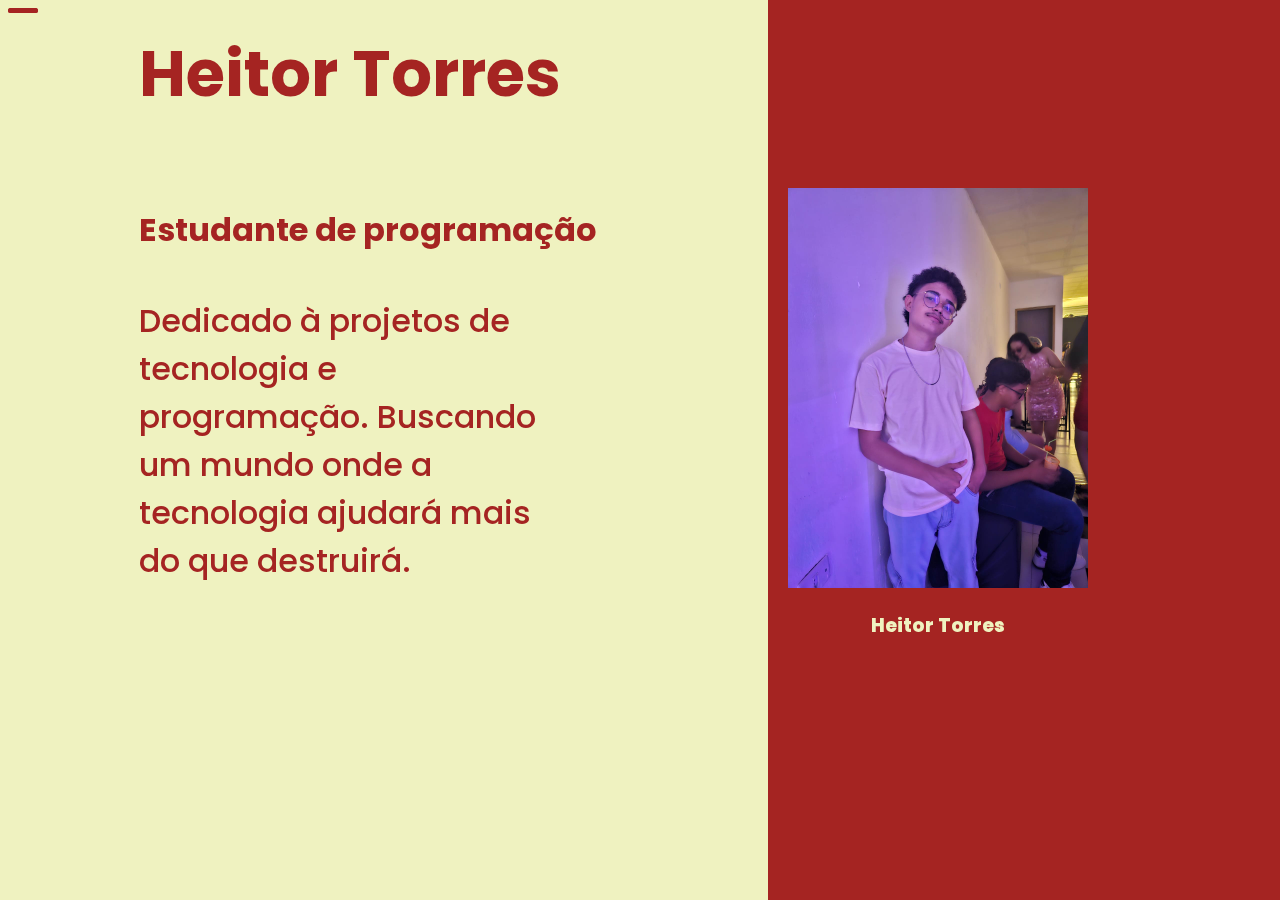
<file: index.html>
<!DOCTYPE html>
<html lang="en">
<head>
    <link rel="stylesheet" href="https://fonts.googleapis.com/css2?family=Material+Symbols+Outlined:opsz,wght,FILL,GRAD@20..48,100..700,0..1,-50..200&icon_names=menu" />
    
    <meta charset="UTF-8">
    <meta name="viewport" content="width=device-width, initial-scale=1.0">
    <title>Document</title>
    <link rel="stylesheet" href="style/estilo.css">
    <link href="https://fonts.googleapis.com/icon?family=Material+Icons"
      rel="stylesheet">
    <style>
        @import url('https://fonts.googleapis.com/css2?family=Poppins:ital,wght@0,100;0,200;0,300;0,400;0,500;0,600;0,700;0,800;0,900;1,100;1,200;1,300;1,400;1,500;1,600;1,700;1,800;1,900&display=swap');
    </style>

</head>
<body class="home-body">
    <div id="div-menu" onclick="mostrarmenu()">
        <span id="menu-cima" class="menu2" ></span>
        <span id="menu-baixo" class="menu2" ></span>

    </div>
    <div class="elementos-topo">
        <section>
        <div class="texto">

            <div class="titulo"><h1> Heitor Torres </h1></div>
            <h4>Estudante de programação</h4>
         
            <p> Dedicado à projetos de tecnologia e programação. Buscando um mundo onde a tecnologia ajudará mais do que destruirá.</p>
        </div>
    </section>
    <section>
        <div class="rosto">
            <img  class="imagem"width="300px" src="img/heitor.jfif">
            <h3 id="nome"> Heitor Torres</h3>




        </div>
    </section>
       
        <section>
        <div class="abas" id="abas">
            <span id="aba" class="aba">
                <a width="30px" href="index.html" class="material-icons">home</a>
               

            </span>
           

            <span id="aba" class="aba">
                <a width="30px" href="sobre.html" class="material-icons">account_circle</a>

            

            </span>
            

            <span id="aba" class="aba">
                <a width="30px" href="portifolio.html" class="material-icons">dashboard</a>

            </span>

            <span id="aba" class="aba">
                <a href="contato.html" width="30px" class="material-icons">contact_support</a>

            </span>
            

            

        </div>
    </section>
        
    </div>


    



</body>
<script src="script/script.js">

</script>
</html>
</file>
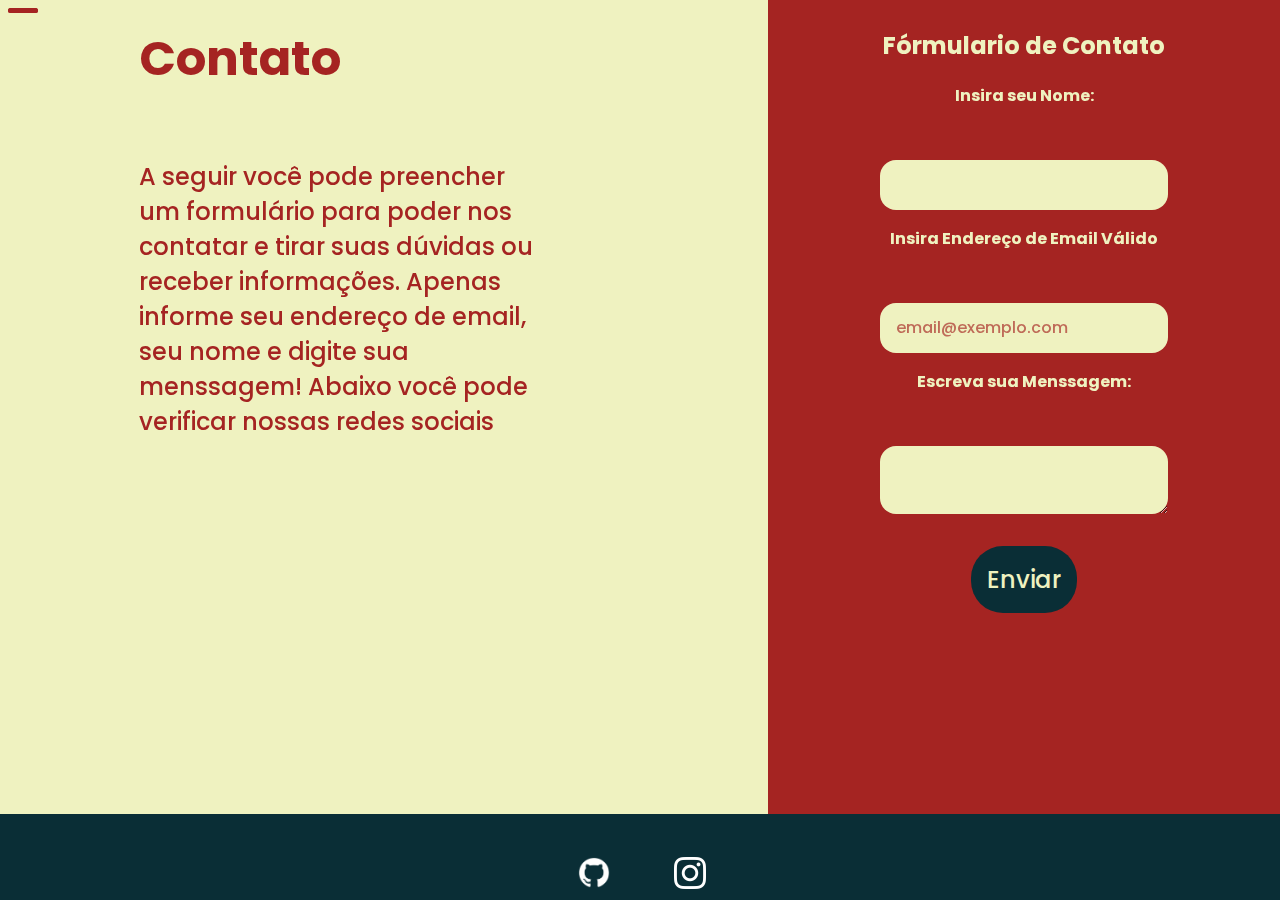
<file: contato.html>
<!DOCTYPE html>
<html lang="en">
<head>
    <link rel="stylesheet" href="https://fonts.googleapis.com/css2?family=Material+Symbols+Outlined:opsz,wght,FILL,GRAD@20..48,100..700,0..1,-50..200&icon_names=menu" />
    
    <meta charset="UTF-8">
    <meta name="viewport" content="width=device-width, initial-scale=1.0">
    <title>Document</title>
    <link rel="stylesheet" href="style/estilo.css">
    <link href="https://fonts.googleapis.com/icon?family=Material+Icons"
      rel="stylesheet">
    <style>
        @import url('https://fonts.googleapis.com/css2?family=Poppins:ital,wght@0,100;0,200;0,300;0,400;0,500;0,600;0,700;0,800;0,900;1,100;1,200;1,300;1,400;1,500;1,600;1,700;1,800;1,900&display=swap');
    </style>

    
</head>

<body class="home-body">
    

    <form onsubmit="handleSubmit(event)">
    <script src="script/menssagem.js"></script>
    
    
        
    </div>
    <div class="area-email">
       

       
        <h2 class="titulo-form">Fórmulario de Contato</h2>

        <label class="label-email" for="nomeEmail">Insira seu Nome:</label><br><br>
        <input id="nomeEmail" class="input-email">


        <label class="label-email" for="enderecoEmail">Insira Endereço de Email Válido</label><br><br>
        <input placeholder="email@exemplo.com" id="enderecoEmail" class="input-email">


        <label class="label-email" for="menssagemEmail">Escreva sua Menssagem:</label><br><br>
        <textarea id="menssagemEmail" class="input-email"></textarea>

        <button id="enviar-email" type="submit" class="btn-quiz">Enviar</button>

        
    </div>

<footer>
   <div class="pezin">
    <a href="https://github.com/switchblade-jpeg" class="redes"> <img class="icone-redes" src="img/github.png"> </a>
    <a href="https://www.instagram.com/heitorpeixes" class="redes"> <img class="icone-redes" src="img/instagram-white-icon.png"> </a>
 


   </div>

   <div id="div-menu" onclick="mostrarmenu()">
    <span id="menu-cima" class="menu2" ></span>
    <span id="menu-baixo" class="menu2" ></span>

</div>


    
    
</footer>

<div class="texto">
    <div class="titulo"><h2> Contato</h2></div>
 
    <p id="texto-comunicacao"class="texto-comunicacao"> A seguir você pode preencher um formulário para poder nos contatar e tirar suas dúvidas ou receber informações. Apenas informe seu endereço de email, seu nome e digite sua menssagem!
        Abaixo você pode verificar nossas redes sociais
    </p>
</div>

    
</form>
<div class="elementos-topo">
    
   
    
    <div class="abas" id="abas">
        <span id="aba" class="aba">
            <a width="30px" href="index.html" class="material-icons">home</a>
           

        </span>
       

        <span id="aba" class="aba">
            <a width="30px" href="sobre.html" class="material-icons">account_circle</a>

        

        </span>
        

        <span id="aba" class="aba">
            <a width="30px" href="portifolio.html" class="material-icons">dashboard</a>

        </span>

        <span id="aba" class="aba">
            <a href="contato.html" width="30px" class="material-icons">contact_support</a>

        </span>
        

        

    </div>
<script src="script/script.js"></script>

</body>
</html>
</file>
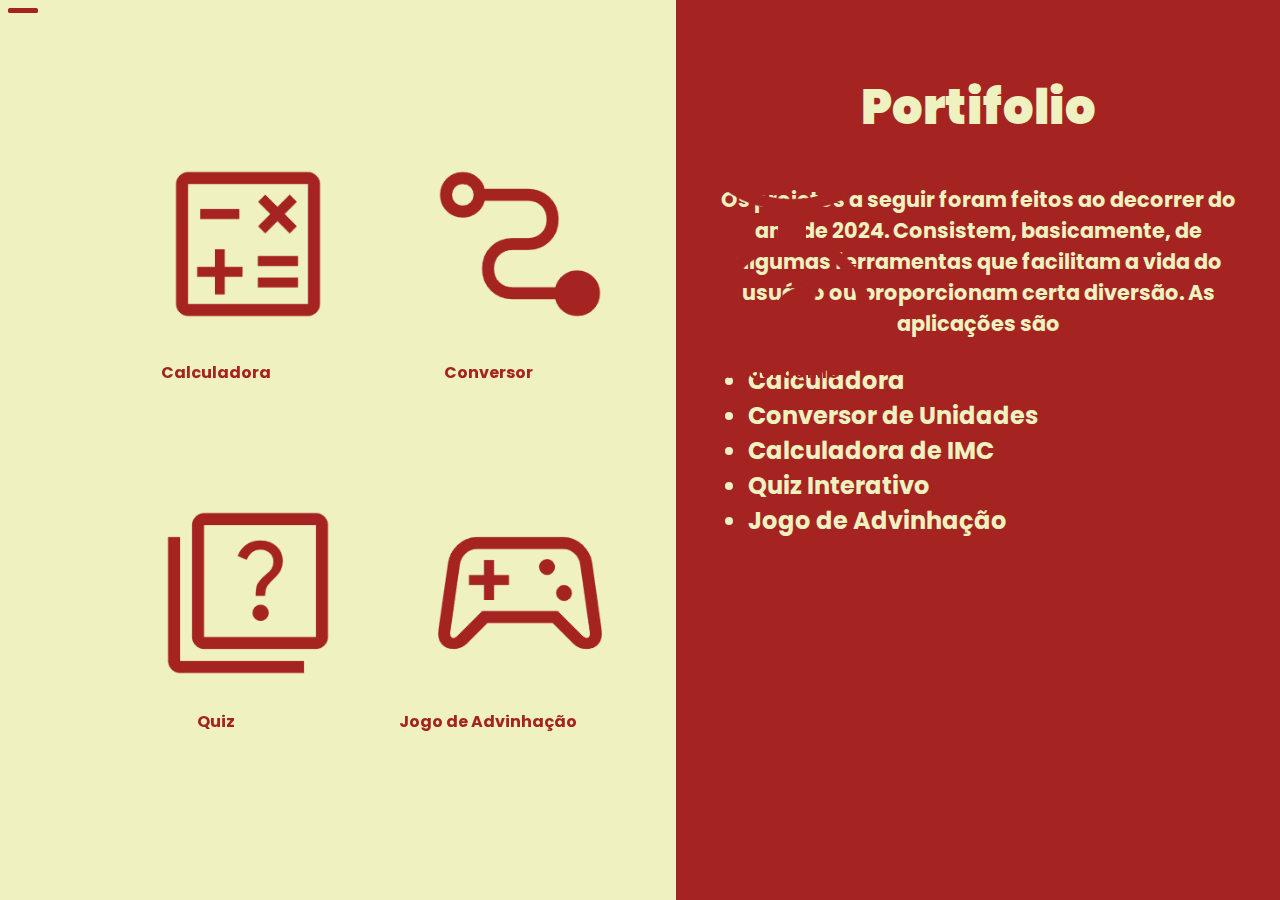
<file: portifolio.html>
<!DOCTYPE html>
<html lang="en">
<head>
    <meta charset="UTF-8">
    <meta name="viewport" content="width=device-width, initial-scale=1.0">
    <title>Document</title>
    <link rel="stylesheet" href="style/estilo.css">
    <link href="https://fonts.googleapis.com/icon?family=Material+Icons"
      rel="stylesheet">
    <style>
        @import url('https://fonts.googleapis.com/css2?family=Poppins:ital,wght@0,100;0,200;0,300;0,400;0,500;0,600;0,700;0,800;0,900;1,100;1,200;1,300;1,400;1,500;1,600;1,700;1,800;1,900&display=swap');
    </style>
</head>
<body>
    
       
        
        <div class="elementos-topo">
            <div id="div-menu" class="pag-alt-menu" onclick="mostrarmenu()">
                <span id="menu-cima" class="menu2" ></span>
                <span id="menu-baixo" class="menu2" ></span>
            
                <div class="abas" id="abas">
                    <span id="aba" class="aba">
                        <a width="30px" href="index.html" class="material-icons">home</a>
                       
        
                    </span>
                   
        
                    <span id="aba" class="aba">
                        <a width="30px" href="sobre.html" class="material-icons">account_circle</a>
        
                    
        
                    </span>
                    
        
                    <span id="aba" class="aba">
                        <a width="30px" href="portifolio.html" class="material-icons">dashboard</a>
        
                    </span>
        
                    <span id="aba" class="aba">
                        <a href="contato.html" width="30px" class="material-icons">contact_support</a>
        
                    </span>
                    
        
                    
        
                </div>
        
            </div>
            <div class="texto">
                
            </div>
            <div class="div-port">
                
            <div class="selecao">
              
            <div class="icon-port">
                <a href="aplic/calculadora.html"><img src="img/calculadora.png"class="icon-port"></a>
                <p class="titulos-aplic"> Calculadora</p>
            </div>
                    

            <div class="icon-port">
                <a href="aplic/conversor.html"><img src="img/conversor.png"class="icon-port"></a>
                <p class="titulos-aplic"> Conversor</p>
            </div>
                    

            <div class="icon-port">
                <a href="aplic/imc.html"><img src="img/imc.png"class="icon-port"></a>
                <p class="titulos-aplic"> Calculador de IMC</p>
            </div>
                    

            <div class="icon-port">
                <a href="aplic/quiz.html"><img src="img/quiz.png"class="icon-port"></a>
                <p class="titulos-aplic"> Quiz</p>
            </div>


            <div class="icon-port">
                <a href="aplic/jogo.html"><img src="img/controle.png"class="icon-port"></a>
                <p class="titulos-aplic"> Jogo de Advinhação</p>
            </div>    

           
                
               
                

                
            </div>
            </div>
            <div class="div-preto">
                <h2 class="titulo-port"> Portifolio</h2>
                <h4 class="subtitulo-port">Projetos Durante o Ano</h4>
                <p class="texto-port"> Os projetos a seguir foram feitos ao decorrer do ano de 2024. Consistem, basicamente, de algumas ferramentas que facilitam a vida do usuário ou proporcionam certa diversão. As aplicações são</p>
                <ul class="lista-port">
                    <li>Calculadora</li>
                    <li>Conversor de Unidades</li>
                    <li>Calculadora de IMC</li>
                    <li>Quiz Interativo</li>
                    <li>Jogo de Advinhação</li>
                </ul>  
                  
            </div>
           
            
           
            
        </div>       
       
        
    </div>
    
</body>
<script src="script/script.js"></script>
</html>
</file>
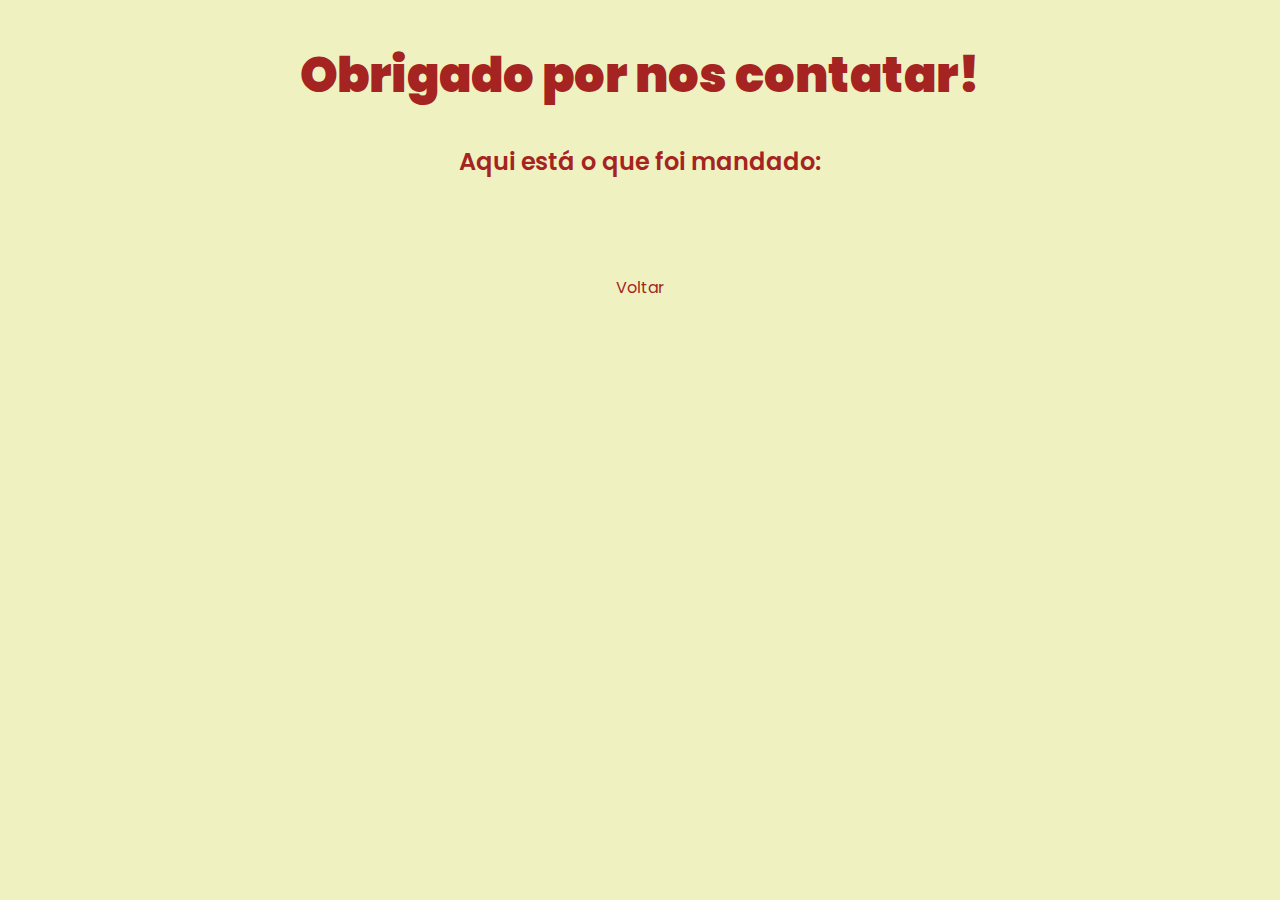
<file: recebido.html>
<!DOCTYPE html>
<html lang="en">
<head>
    <link rel="stylesheet" href="https://fonts.googleapis.com/css2?family=Material+Symbols+Outlined:opsz,wght,FILL,GRAD@20..48,100..700,0..1,-50..200&icon_names=menu" />
    
    <meta charset="UTF-8">
    <meta name="viewport" content="width=device-width, initial-scale=1.0">
    <title>Document</title>
    <link rel="stylesheet" href="style/estilo.css">
    <link href="https://fonts.googleapis.com/icon?family=Material+Icons"
      rel="stylesheet">
    <style>
        @import url('https://fonts.googleapis.com/css2?family=Poppins:ital,wght@0,100;0,200;0,300;0,400;0,500;0,600;0,700;0,800;0,900;1,100;1,200;1,300;1,400;1,500;1,600;1,700;1,800;1,900&display=swap');
    </style>

</head>
<body>
    <center>
        
    <div class="area-informacoes"></div>
    <h1 class="titulo-recebido">Obrigado por nos contatar!</h1>
    <h3 class="subtitulo-recebido">Aqui está o que foi mandado:</h4>
    <h4 class="informacoes-recebidas" id="nomes"></h1>
    <h4 class="informacoes-recebidas" id="email"></h4>
    <h4 class="informacoes-recebidas" id="menssagem"></h4>

    <br>
    <br>
    <br>
    <br>
    
    <a id="voltar-recebido" href="index.html">Voltar</a>
    </center>
    <script src="script/recebido.js"></script>
</body>
</html>
</file>
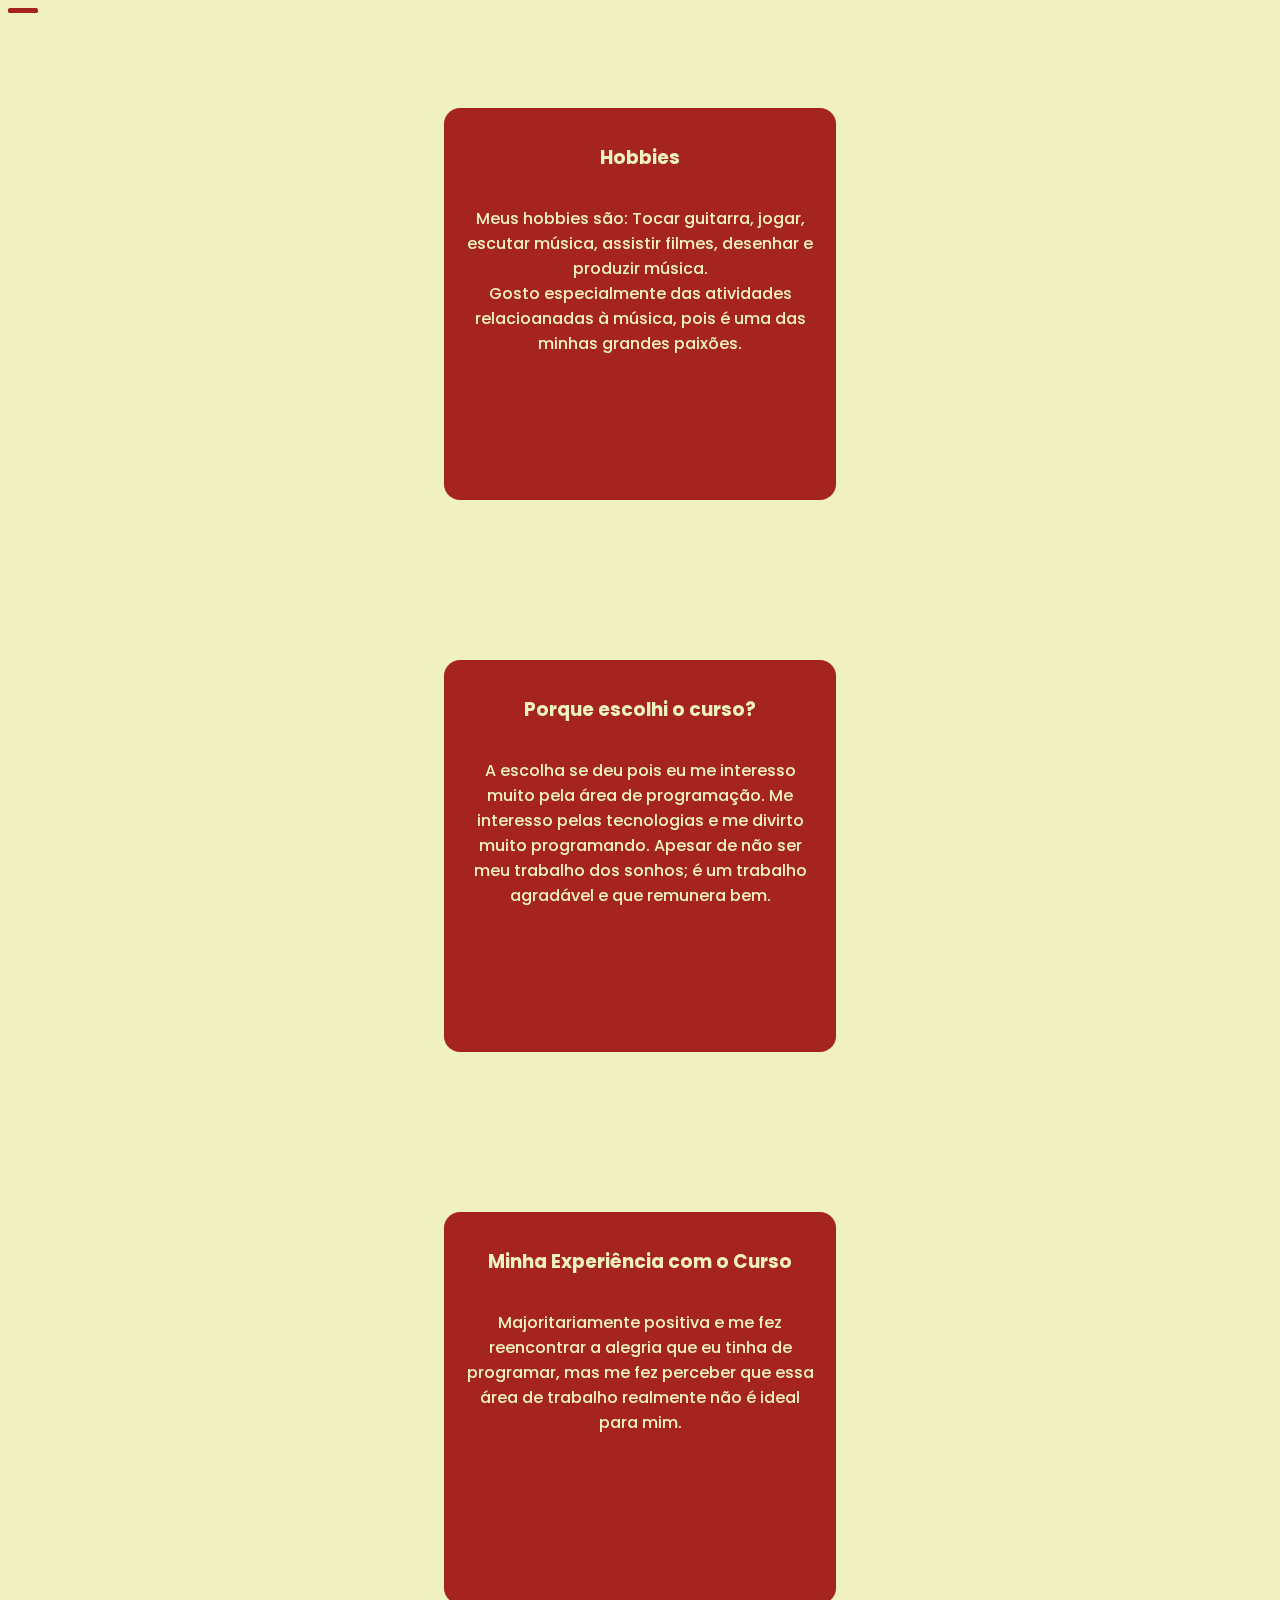
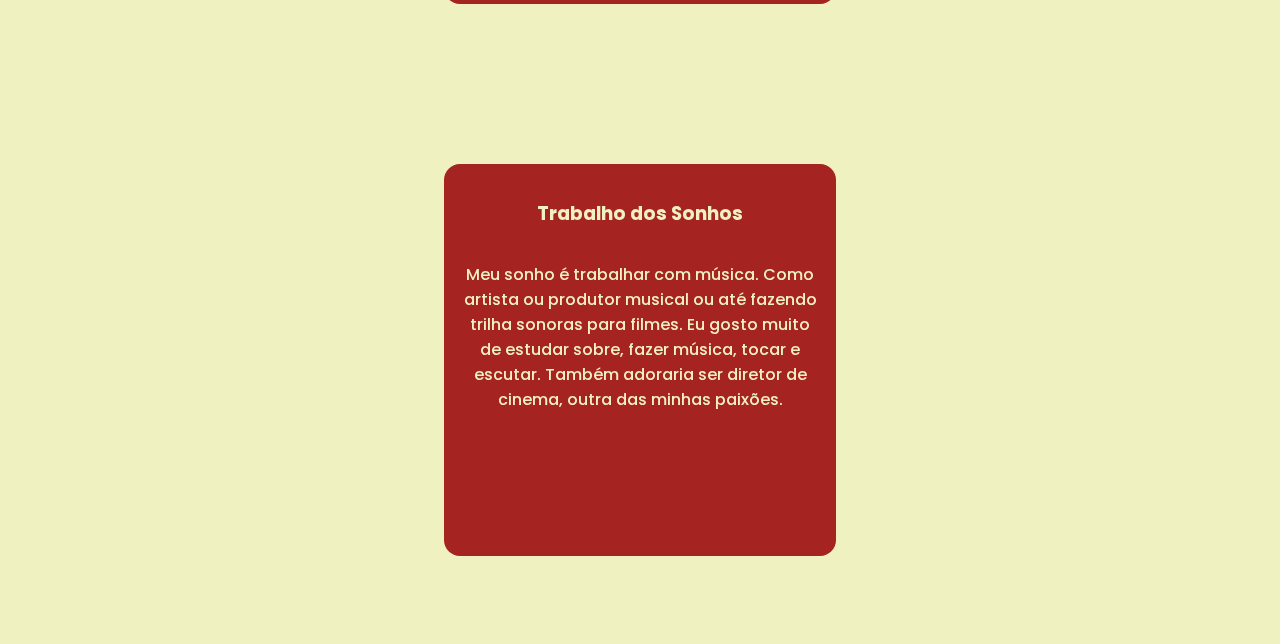
<file: sobre.html>
<!DOCTYPE html>
<html lang="en">
<head>
    <link rel="stylesheet" href="https://fonts.googleapis.com/css2?family=Material+Symbols+Outlined:opsz,wght,FILL,GRAD@20..48,100..700,0..1,-50..200&icon_names=menu" />
    
    <meta charset="UTF-8">
    <meta name="viewport" content="width=device-width, initial-scale=1.0">
    <title>Document</title>
    <link rel="stylesheet" href="style/estilo.css">
    <link href="https://fonts.googleapis.com/icon?family=Material+Icons"
      rel="stylesheet">
    <style>
        @import url('https://fonts.googleapis.com/css2?family=Poppins:ital,wght@0,100;0,200;0,300;0,400;0,500;0,600;0,700;0,800;0,900;1,100;1,200;1,300;1,400;1,500;1,600;1,700;1,800;1,900&display=swap');
    </style>

    
</head>

<body>
    <script src="script/script.js"></script>
    


<footer>
  
   <div id="div-menu" onclick="mostrarmenu()">
    <span id="menu-cima" class="menu2" ></span>
    <span id="menu-baixo" class="menu2" ></span>

</div>


    
    
</footer>



    
</form>
<div class="elementos-topo">
    
   
    
    <div class="abas" id="abas">
        <span id="aba" class="aba">
            <a width="30px" href="index.html" class="material-icons">home</a>
           

        </span>
       

        <span id="aba" class="aba">
            <a width="30px" href="sobre.html" class="material-icons">account_circle</a>

        

        </span>
        

        <span id="aba" class="aba">
            <a width="30px" href="portifolio.html" class="material-icons">dashboard</a>

        </span>

        <span id="aba" class="aba">
            <a href="contato.html" width="30px" class="material-icons">contact_support</a>

        </span>
        

        

    </div>

   

   
        <div class="sobre">
            <article>
        <div class="card-sobre">
            <h3 class="titulo-sobre"> Hobbies</h3>
            <img class="img-sobre">
            
            <p class="texto-sobre"> Meus hobbies são:
                Tocar guitarra, jogar, escutar música, assistir filmes, desenhar e produzir música.<br>
                Gosto especialmente das atividades relacioanadas à música, pois é uma das minhas grandes paixões.

            </p>
        
    
        </div>
    </article>
    <article>
        <div class="card-sobre">
            <h3 class="titulo-sobre">Porque escolhi o curso?</h3>
            <img class="img-sobre">
            <p class="texto-sobre"> A escolha se deu pois eu me interesso muito pela área de programação. Me interesso pelas tecnologias e me divirto muito programando. Apesar de não ser meu trabalho dos sonhos; é um trabalho agradável e que remunera bem.</p>
    
        </div>
    </article>
    <article>
        <div class="card-sobre">
            <h3 class="titulo-sobre">Minha Experiência com o Curso</h3>
            <img class="img-sobre">
            <p class="texto-sobre">Majoritariamente positiva e me fez reencontrar a alegria que eu tinha de programar, mas me fez perceber que essa área de trabalho realmente não é ideal para mim.</p>
    
        </div>
    </article>
    <article>
        <div class="card-sobre">
            <h3 class="titulo-sobre">Trabalho dos Sonhos</h3>
            <img class="img-sobre">
            <p class="texto-sobre">Meu sonho é trabalhar com música. Como artista ou produtor musical ou até fazendo trilha sonoras para filmes. Eu gosto muito de estudar sobre, fazer música, tocar e escutar. Também adoraria ser diretor de cinema, outra das minhas paixões.</p>
    
        </div>
    </article>
    </div>
   
    


</body>
</html>
</file>
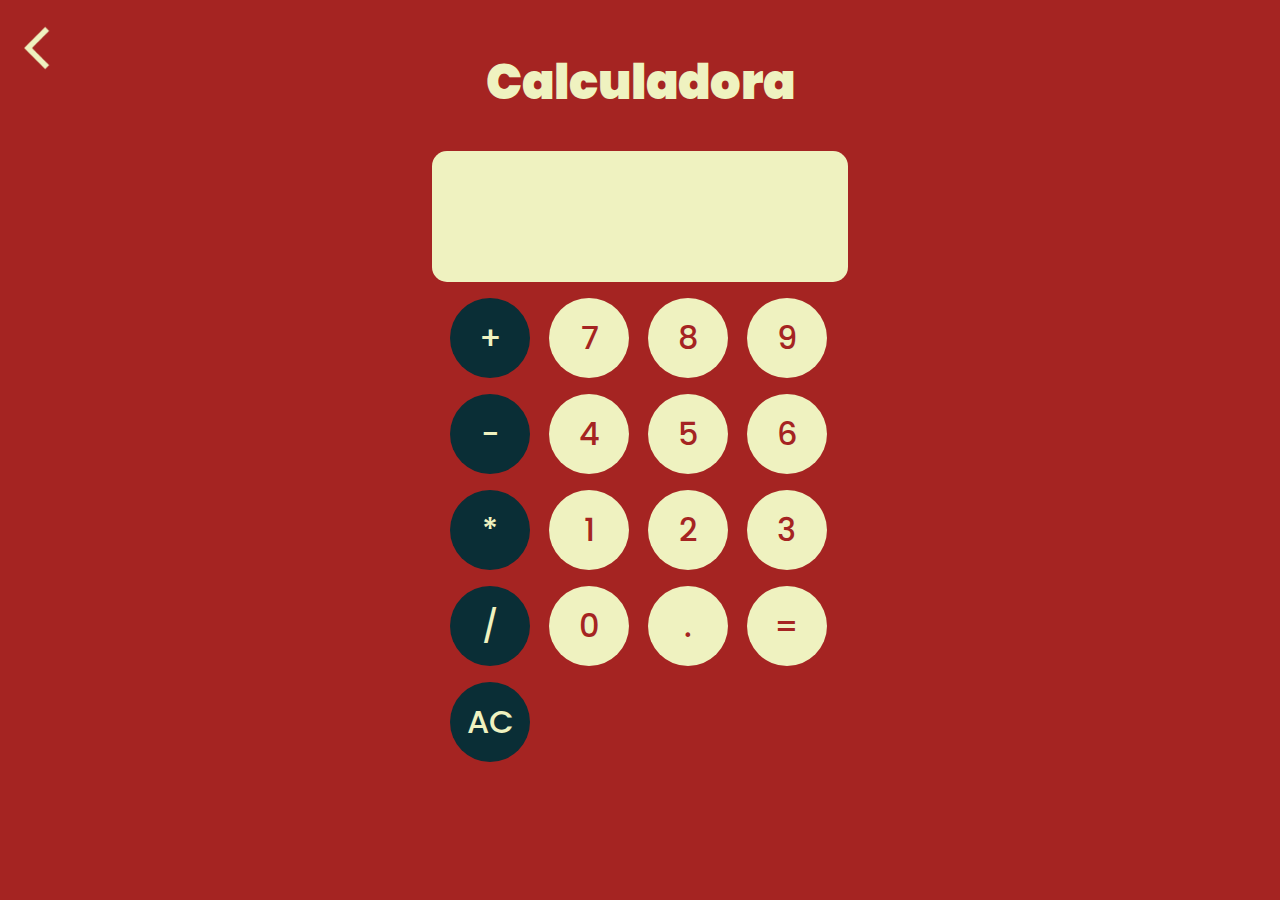
<file: aplic/calculadora.html>
<!DOCTYPE html>
<html lang="en">
<head>
    <meta charset="UTF-8">
    <meta name="viewport" content="width=device-width, initial-scale=1.0">
    <title>Document</title>
    <link rel="stylesheet" href="../style/estilo.css">
    <link href="https://fonts.googleapis.com/icon?family=Material+Icons"
      rel="stylesheet">
    <style>
        @import url('https://fonts.googleapis.com/css2?family=Poppins:ital,wght@0,100;0,200;0,300;0,400;0,500;0,600;0,700;0,800;0,900;1,100;1,200;1,300;1,400;1,500;1,600;1,700;1,800;1,900&display=swap');
    </style>
</head>
<body class="body-aplic">
    <a href="../portifolio.html"><img id="voltar" src="../img/voltar.png"></a>
    <center>
        <header><h1 class="titulo-aplic">Calculadora</h1></header>
        <div class="div-calculadora">
            <input id="visor" readonly>
            <div class="botoes-calc">
                <button class="btn-calc-op" onclick="adicionar('+')">+</button>
                <button class="btn-calc" onclick="adicionar('7')">7</button>
                <button class="btn-calc" onclick="adicionar('8')">8</button>
                <button class="btn-calc" onclick="adicionar('9')">9</button>
                <button class="btn-calc-op" onclick="adicionar('-')">-</button>
                <button class="btn-calc" onclick="adicionar('4')">4</button>
                <button class="btn-calc" onclick="adicionar('5')">5</button>
                <button class="btn-calc" onclick="adicionar('6')">6</button>
                <button class="btn-calc-op" onclick="adicionar('*')">*</button>
                <button class="btn-calc" onclick="adicionar('1')">1</button>
                <button class="btn-calc" onclick="adicionar('2')">2</button>
                <button class="btn-calc" onclick="adicionar('3')">3</button>
                <button class="btn-calc-op" onclick="adicionar('/')">/</button>
                <button class="btn-calc" onclick="adicionar('0')">0</button>
                <button class="btn-calc" onclick="adicionar('.')">.</button>
                <button class="btn-calc" onclick="calcular('=')">=</button>
                <button class="btn-calc-op" onclick="limpar()">AC</button>
            </div>

            </div>

        </div>
    </center>
    <script src="../script/calculadora.js"></script>
</body>
</html>
</file>
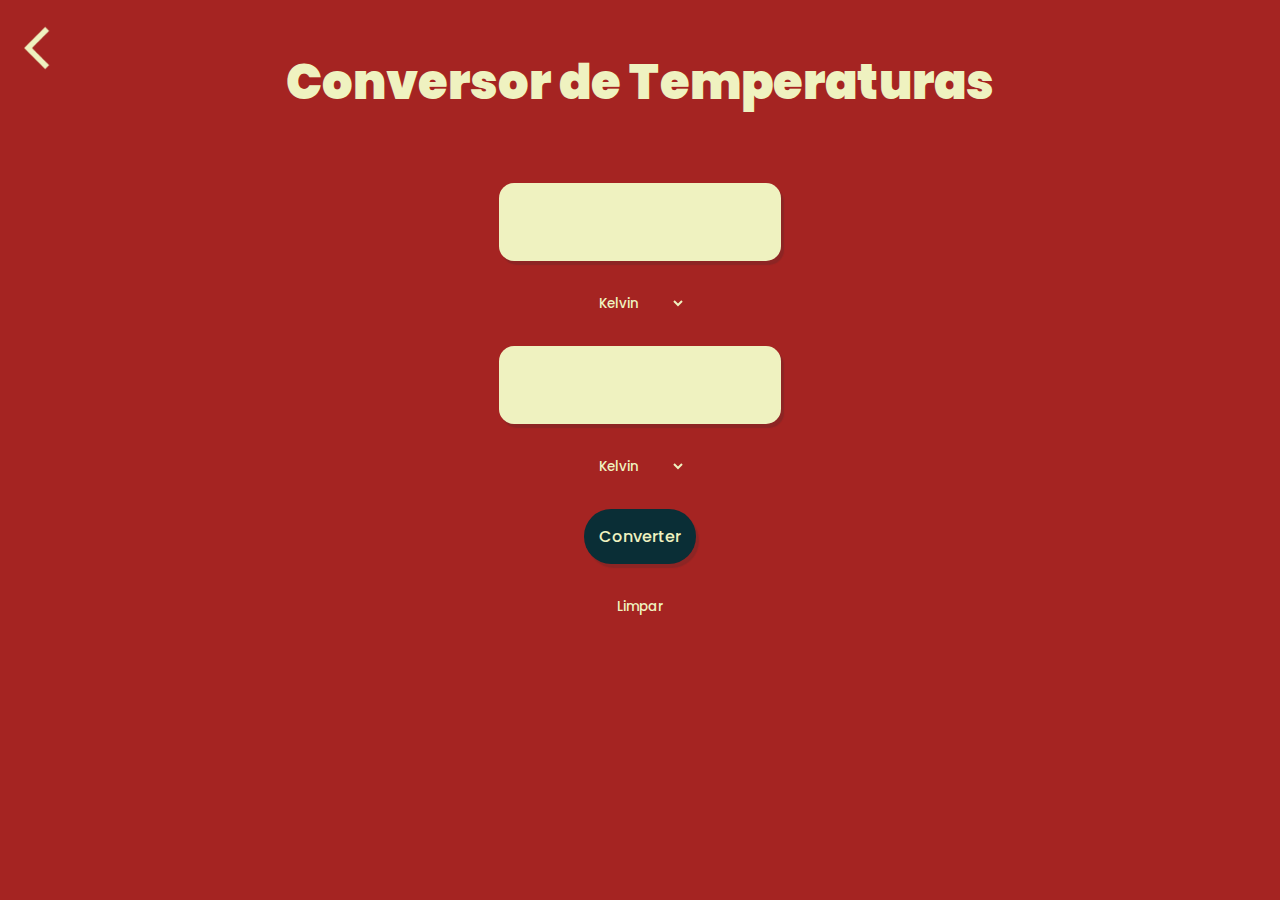
<file: aplic/conversor.html>
<!DOCTYPE html>
<html lang="en">
<head>
    <meta charset="UTF-8">
    <meta name="viewport" content="width=device-width, initial-scale=1.0">
    <title>Document</title>
    <link rel="stylesheet" href="../style/estilo.css">
    <link href="https://fonts.googleapis.com/icon?family=Material+Icons"
      rel="stylesheet">
    <style>
        @import url('https://fonts.googleapis.com/css2?family=Poppins:ital,wght@0,100;0,200;0,300;0,400;0,500;0,600;0,700;0,800;0,900;1,100;1,200;1,300;1,400;1,500;1,600;1,700;1,800;1,900&display=swap');
    </style>
</head>

<body class="body-aplic">
    
    <a href="../portifolio.html"><img id="voltar" src="../img/voltar.png"></a>
    

        <header><h1 class="titulo-aplic">Conversor de Temperaturas</h1></header>
        
        <center>
        <div id="area1" class="area-conversor">
        <input type="number" id="temperatura-1">
        
        <select id="valor-conv-1">
            <option value="kelvin1">
                Kelvin
            </option >
            <option value="Celcius1">
                Celcius
            </option>
            <option value="Fahrenheit1">
                Fahrenheit
            </option>
        </select>
        </div>

        <div id="area2" class="area-conversor">
            <input type="number" id="temperatura-2">
            
            <select id="valor-conv-2">
                <option value="kelvin2">
                    Kelvin
                </option >
                <option value="Celcius2">
                    Celcius
                </option>
                <option value="Fahrenheit2">
                    Fahrenheit
                </option>
            </select>
            </div>
        
     

        
        
        <div class="area-conversor" id="limpar-conv">

        <button onclick="converter()" id="converter">Converter</button>
        <button id="limpar" onclick="limpar()" type="clear">Limpar</button>
        </div>
    </center>
   
    <script src="../script/conversor.js"></script>

</body>
</html>
</file>
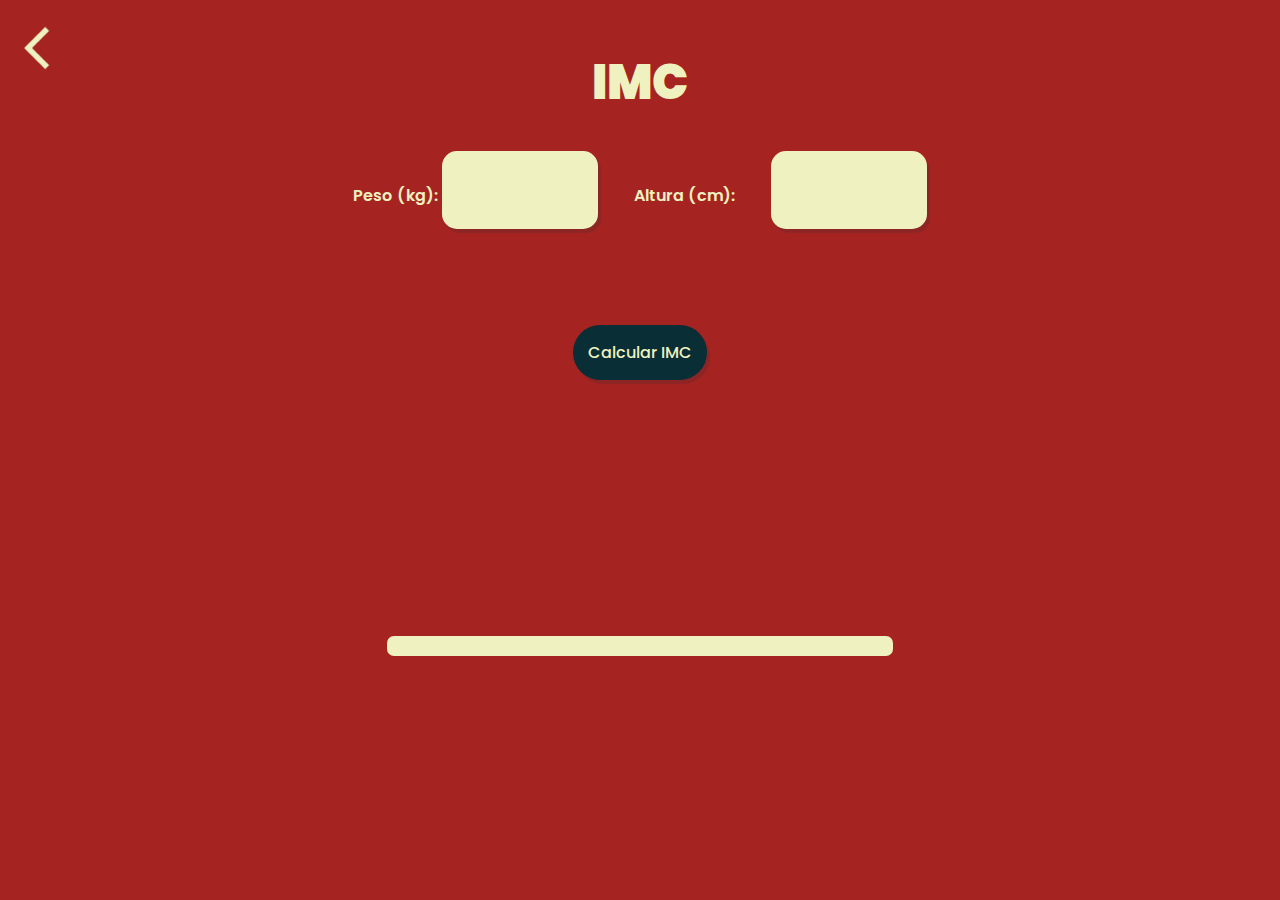
<file: aplic/imc.html>
<!DOCTYPE html>
<html lang="en">
<head>
    <meta charset="UTF-8">
    <meta name="viewport" content="width=device-width, initial-scale=1.0">
    <title>Document</title>
    <link rel="stylesheet" href="../style/estilo.css">
    <link href="https://fonts.googleapis.com/icon?family=Material+Icons"
      rel="stylesheet">
    <style>
        @import url('https://fonts.googleapis.com/css2?family=Poppins:ital,wght@0,100;0,200;0,300;0,400;0,500;0,600;0,700;0,800;0,900;1,100;1,200;1,300;1,400;1,500;1,600;1,700;1,800;1,900&display=swap');
    </style>
</head>
<body class="body-aplic">
    <a href="../portifolio.html"><img id="voltar" src="../img/voltar.png"></a>
    <center>
        <header><h1 class="titulo-aplic">IMC</h1></header>

        <label for="peso-imc">Peso (kg):</label>
    <input type="text" id="peso-imc" class="input-imc">
    
    <label for="altura-imc">Altura (cm):</label>
    <input type="text" id="altura-imc" class="input-imc">
  
    <br>
    <button id="btn-imc" onclick="calcularImc()">Calcular IMC</button>

    <div class="resultado">
        <p id="resultado-imc"></p>
        <p id="numero-imc"></p>
    </div>
    
    <div id="bola-imc"></div>

    <div id="barra-imc">
        <div id="progresso-imc"></div>
    </div>

    </center>
    <script src="../script/imc.js"></script>
</body>
</html>
</file>
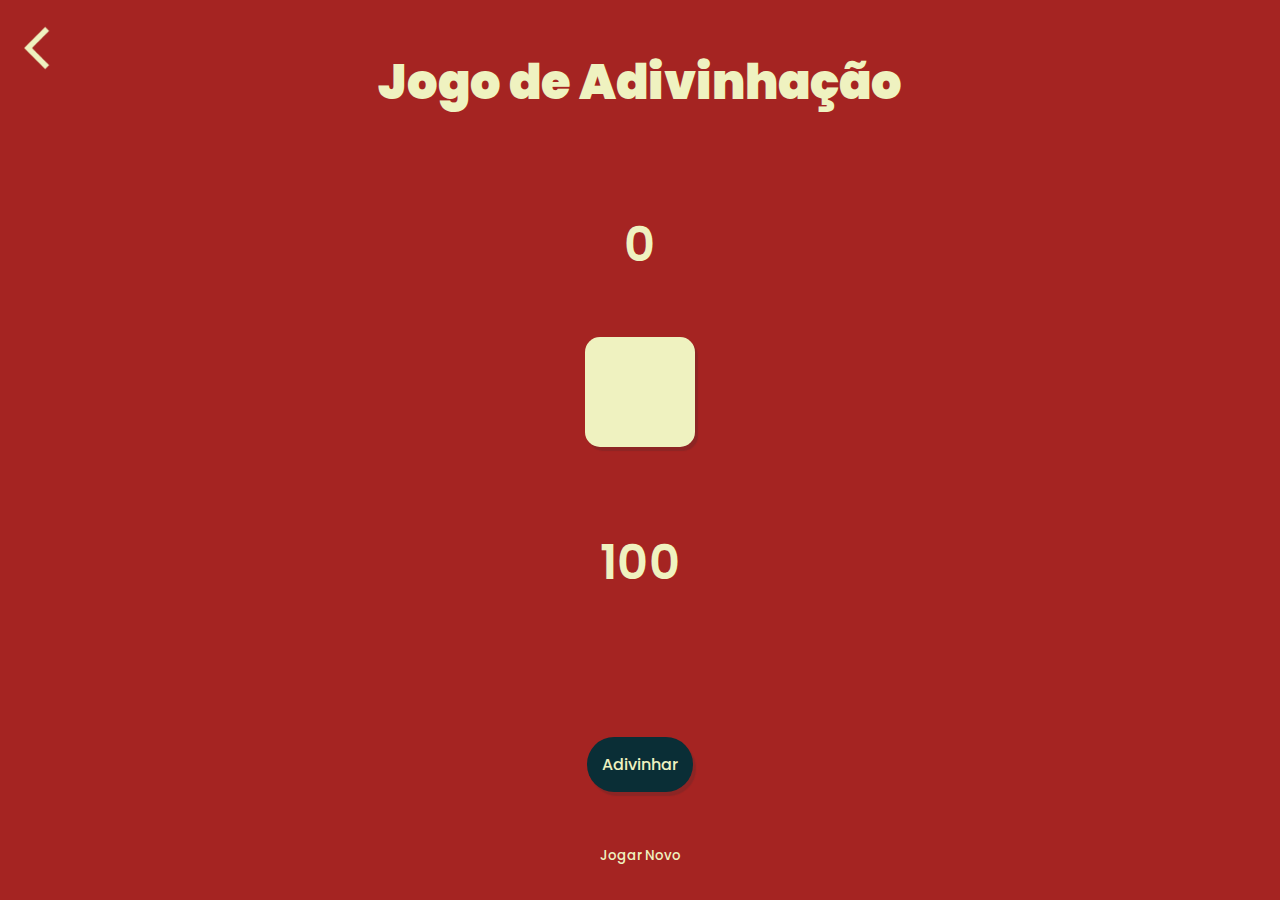
<file: aplic/jogo.html>
<!DOCTYPE html>
<html lang="en">
<head>
    <meta charset="UTF-8">
    <meta name="viewport" content="width=device-width, initial-scale=1.0">
    <title>Document</title>
    <link rel="stylesheet" href="../style/estilo.css">
    <link href="https://fonts.googleapis.com/icon?family=Material+Icons"
      rel="stylesheet">
    <style>
        @import url('https://fonts.googleapis.com/css2?family=Poppins:ital,wght@0,100;0,200;0,300;0,400;0,500;0,600;0,700;0,800;0,900;1,100;1,200;1,300;1,400;1,500;1,600;1,700;1,800;1,900&display=swap');
    </style>
</head>
<body class="body-aplic">
    <a href="../portifolio.html"><img id="voltar" src="../img/voltar.png" alt="Voltar"></a>
    <center>
        <header><h1 class="titulo-aplic">Jogo de Adivinhação</h1></header>
        <div class="div-jogo">
            <div class="jogo-principal">
                <p id="menor" class="maior-e-menor">0</p>
                <input id="input-adv" type="number" min="1" max="100">
                <p id="maior" class="maior-e-menor">100</p>
                <br>
                <p id="resultado"></p>
                <br>
                <button onclick="advinhar()" id="advinhar">Adivinhar</button>
                <br>
                <br>
                <br>
                
                
                <button id="jogar-novo" onclick="jogarNovo()">Jogar Novo</button>
                
            </div>
        </div>
    </center>

    <script src="../script/advinhar.js"></script>
</body>
</html>

</body>
</html>
</file>
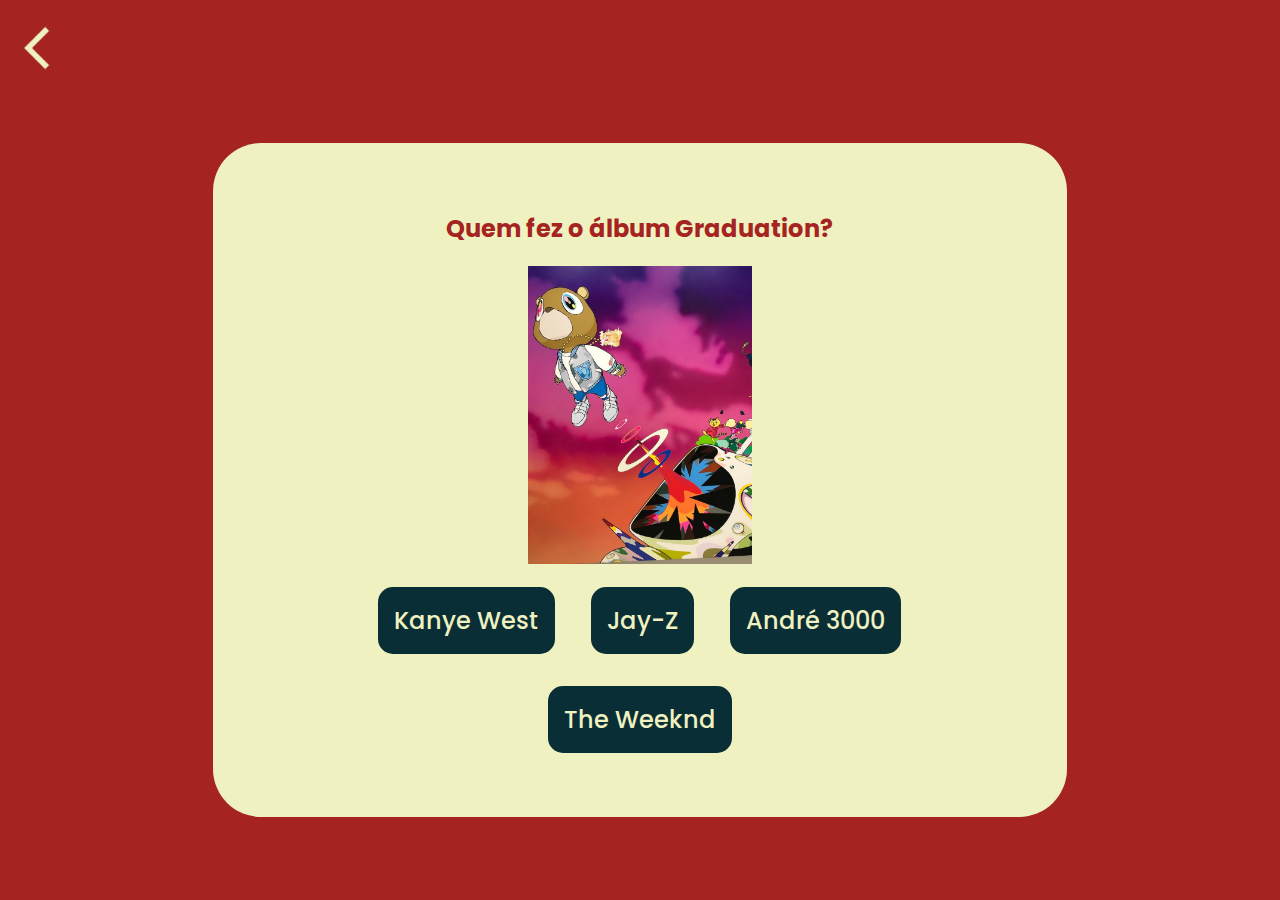
<file: aplic/quiz.html>
<!DOCTYPE html>
<html lang="en">
<head>
    <meta charset="UTF-8">
    <meta name="viewport" content="width=device-width, initial-scale=1.0">
    <title>Document</title>
    <link rel="stylesheet" href="../style/estilo.css">
    <link href="https://fonts.googleapis.com/icon?family=Material+Icons"
      rel="stylesheet">
    <style>
        @import url('https://fonts.googleapis.com/css2?family=Poppins:ital,wght@0,100;0,200;0,300;0,400;0,500;0,600;0,700;0,800;0,900;1,100;1,200;1,300;1,400;1,500;1,600;1,700;1,800;1,900&display=swap');
    </style>
</head>
<body class="body-aplic">
    <a href="../portifolio.html"><img id="voltar" src="../img/voltar.png"></a>
    <center>

<div id="caixa-pergunta1" class="caixa-pergunta">
    <h2>Quem fez o álbum Graduation?</h2>
    <img src="../img/k2.jpg" id="img-perguntas" alt="imagem-pergunta1">
    <br>
    <button class="btn-quiz" id="certo" onclick="certo(1)">Kanye West</button>
    <button class="btn-quiz" onclick="errado(1)">Jay-Z</button>
    <button class="btn-quiz" onclick="errado(1)">André 3000</button>
    <button class="btn-quiz" onclick="errado(1)">The Weeknd</button>
</div>

<div id="caixa-pergunta2" id="img-perguntas" class="caixa-pergunta">
    <h2>Quem fez a música "Amiga da minha mulher?"</h2>
    <img src="../img/seujorge.jpg" alt="imagem-pergunta2" class="img-perguntas">
    <br> 
    <button class="btn-quiz" onclick="errado(2)">Mozart</button>
    <button class="btn-quiz" id="certo" onclick="certo(2)">Seu Jorge</button>
    <button class="btn-quiz" onclick="errado(2)">Jorge Ben</button>
    <button class="btn-quiz" onclick="errado(2)">Djavan</button>
</div>

<div id="caixa-pergunta3" id="img-perguntas" class="caixa-pergunta">
    <h2>Que banda fez Hybrid Theory?</h2>
    <img src="../img/hybrid-theory.jpg" alt="imagem-pergunta3" class="img-perguntas">
    <br>
    <button class="btn-quiz" onclick="errado(3)">Slipknot</button>
    <button class="btn-quiz" onclick="errado(3)">System of a Down</button>
    <button class="btn-quiz" id="certo" onclick="certo(3)">Linkin Park</button>
    <button class="btn-quiz" onclick="errado(3)">Limp Bizkit</button>
</div>

<div id="caixa-pergunta4" id="img-perguntas" class="caixa-pergunta" >
    <h2>Quem foi o vocalista da banda "Legião Urbana"?</h2>
    <img src="../img/images.jpg" alt="imagem-pergunta4" class="img-perguntas">
    <br>
    <button class="btn-quiz" onclick="errado(4)">Max Cavalera</button>
    <button class="btn-quiz" id="certo" onclick="certo(4)">Renato Russo</button>
    <button class="btn-quiz" onclick="errado(4)">Moraes Moreira</button>
    <button class="btn-quiz" onclick="errado(4)">Bell Marques</button>
</div>

<div id="caixa-pergunta5" id="img-perguntas" class="caixa-pergunta" >
    <h2>Quem é esse?</h2>
    <img src="../img/kendrick-lamar-19517_300x300.jpg" alt="imagem-pergunta5" class="img-perguntas">
    <br>
    <button class="btn-quiz" onclick="errado(5)">Travis Scott</button>
    <button class="btn-quiz" onclick="errado(5)"> Kid Cudi</button>
    <button class="btn-quiz" onclick="errado(5)">Drake</button>
    <button class="btn-quiz" id="certo" onclick="certo(5)">Kendrick Lamar</button>
</div>

<div id="final">
    <h2>Fim do quiz!</h2>
    <p id="resultado"></p>
    <button id="jogar-novamente" class="btn-quiz" onclick="jogarNovamente()">Jogar novamente</button>
</div>





    </center>
    <script src="../script/quiz.js"></script>
</body>
</html>
</file>
<file: style/estilo.css>
.home-body {
    background: linear-gradient(90deg, #EFF2C0 60%, #A52422 60%);

}

body{
  background-color:#EFF2C0 ;
}

.elementos-topo {
   
    flex-direction: row;
}

.titulo{
    display: flex;
    flex-direction: row;
}

#subtitulo{
    margin-top: 2rem;
}

#titulo-principal{
    width: 100%;
}

h1 {
    white-space: nowrap;
}

h4 {
    white-space: nowrap;
}

.rosto{
    position: fixed;
    right: 0;
    margin-right: 12rem;
    margin-top: 10rem;
}

.imagem{
    transition: 200ms;
}

.imagem:hover{
    transform: scale(1.1);
}

#nome{
    color: #EFF2C0;
    font-family: "Poppins", serif;
    font-weight: 800;
    font-style: normal;
    text-align: center;
}

.texto{
    
    word-wrap: break-word;
    border: solid rgba(255, 0, 0, 0);
    width: 25rem;
    height: 5rem;
    font-size: 2rem;
    font-weight: bolder;
    font-family: "Poppins", serif;
    font-weight: 500;
    font-style: normal;
    position: fixed;
    margin-left: 8rem;
    margin-top: -3rem;
    color: #A52422;
}

.abas{
  position: fixed;
    display: none;

    
   
    flex-direction:column;
}
.aba{
    margin-bottom: 5rem;
    margin-left: 0.15rem;
    display: flex;
    flex-direction:row;
    font-size: 3rem;
   
}

.aba:first-child{
    margin-top: 2rem;
}

.aba:last-child{
   
    margin-top: 370px;

}


a{
    text-decoration: none;
    color: #A52422;
}

.material-icons{
    font-size: 2.7rem;
    position: absolute;
    transition: 300ms;
}
.material-icons:hover{
    font-size: 2.7rem;
    cursor: pointer;
    position: absolute;
}



.material-symbols-outlined {
  border: none;
  background-color: white;
  font-size: 3rem;
  font-variation-settings:
  'FILL' 0,
  'wght' 1600,
  'GRAD' 0,
  'opsz' 240
}

.material-symbols-outlined:hover {
    cursor: pointer;
    
  }

.pezin{
    position: absolute;
    bottom: 0;
    background-color: #0A2E36;
    width:98.6%;
    height: 4rem;
    left: 0;
    color:  #EFF2C0;
}

.menu2{
    background-color: #A52422;
    width: 30px;
    height: 5px;
    display: flex;
    flex-direction: column;
    margin-bottom: 5px;
    border-radius: 1rem;
    transition: 200ms;
    position: fixed;
}
#menu-baixo{
    height: 5px;
    
}

.menu2:hover {
    cursor: pointer;
    
  }

  
#div-menu{
    width: 30px;
    height: 20px;
}

#div-menu:hover .menu2 {
    cursor: pointer;
    margin-bottom: 9px;
    width: 30px;
    height: 6px;
  }


.pezin p {
  text-align: center;
  font-family: "Poppins", serif;
    font-weight: 700;
    font-style: normal;
    font-size: larger;
    position: fixed;
    ;
  
}

  .poppins-thin {
    font-family: "Poppins", serif;
    font-weight: 100;
    font-style: normal;
  }
  
  .poppins-extralight {
    font-family: "Poppins", serif;
    font-weight: 200;
    font-style: normal;
  }
  
  .poppins-light {
    font-family: "Poppins", serif;
    font-weight: 300;
    font-style: normal;
  }
  
  .poppins-regular {
    font-family: "Poppins", serif;
    font-weight: 400;
    font-style: normal;
  }
  
  .poppins-medium {
    font-family: "Poppins", serif;
    font-weight: 500;
    font-style: normal;
  }
  
  .poppins-semibold {
    font-family: "Poppins", serif;
    font-weight: 600;
    font-style: normal;
  }
  
  .poppins-bold {
    font-family: "Poppins", serif;
    font-weight: 700;
    font-style: normal;
  }
  
  .poppins-extrabold {
    font-family: "Poppins", serif;
    font-weight: 800;
    font-style: normal;
  }
  
  .poppins-black {
    font-family: "Poppins", serif;
    font-weight: 900;
    font-style: normal;
  }
  
  .poppins-thin-italic {
    font-family: "Poppins", serif;
    font-weight: 100;
    font-style: italic;
  }
  
  .poppins-extralight-italic {
    font-family: "Poppins", serif;
    font-weight: 200;
    font-style: italic;
  }
  
  .poppins-light-italic {
    font-family: "Poppins", serif;
    font-weight: 300;
    font-style: italic;
  }
  
  .poppins-regular-italic {
    font-family: "Poppins", serif;
    font-weight: 400;
    font-style: italic;
  }
  
  .poppins-medium-italic {
    font-family: "Poppins", serif;
    font-weight: 500;
    font-style: italic;
  }
  
  .poppins-semibold-italic {
    font-family: "Poppins", serif;
    font-weight: 600;
    font-style: italic;
  }
  
  .poppins-bold-italic {
    font-family: "Poppins", serif;
    font-weight: 700;
    font-style: italic;
  }
  
  .poppins-extrabold-italic {
    font-family: "Poppins", serif;
    font-weight: 800;
    font-style: italic;
  }
  
  .poppins-black-italic {
    font-family: "Poppins", serif;
    font-weight: 900;
    font-style: italic;
  }
  


.div-preto{
  position: fixed;
  height:100vh; 
  width: 60vh;
  min-height:100%;
  max-height:100%;
  top: 0;
  right: 0;
  background-color:rgb(165, 36, 34);
  z-index: -1;
  text-align: center;
  padding: 2rem;
}

.portifolio-body{
  color: white;
  background-image: url(../img/341369-digital_art-pixel_art-pixels-Moon-horizon-blue-reflection-nature-sea-clouds-hills-mountains-night-stars-landscape.jpg);
}

.selecao{
  margin-top: 1.5rem;
  margin-left: 5rem;
  display: flex;
  flex-direction: row;
  flex-wrap: wrap;
  width: 105vh;
  align-items: center;
}

.icon-port{
  margin-top: 3rem;
  margin-right: 3rem;
  margin-left: 2rem;
  transition: 300ms;
  width: 12rem;
  height: auto;

}

.icon-port:hover{
  transform: scale(1.1);
}

.titulo-port{
  font-family: "Poppins", serif;
    font-weight: 900;
  font-size: 3rem;    
  color:#EFF2C0;
}
.subtitulo-port{
  font-size: 1rem;
  font-family: "Poppins", serif;
  font-weight: 700;
  font-style: bold;
  display: none;
}

.texto-port{
  color: #EFF2C0;
  font-family: "Poppins", serif;
  font-weight: 700;
  font-style: normal;
  font-size: 1.3rem;
}

.lista-port{
  font-family: "Poppins", serif;
  font-weight: 700;
  font-style: normal;
  color: rgb(239, 242, 192);
  text-align: left;
  font-size: 1.5rem;
}


#icon-calculadora{
  font-size: 12rem;
  margin-right: 5rem;
}

#icon-conversor{
  font-size: 12rem;
  margin-right: 5rem;
}

#icon-imc{
  font-size: 12rem;
  margin-right: 5rem;
}

#icon-quiz{
  font-size: 12rem;
  margin-right: 5rem;
}

#icon-jogo{
  font-size: 12rem;
  margin-right: 5rem;
}

.titulos-aplic{
  color:#A52422;
  font-family: "Poppins", serif;
    font-weight: 700;
    font-style: normal;
    text-align: center;
}

.body-aplic{
  background-color: #A52422;
  color: #EFF2C0;
  font-family: "Poppins", serif;
  font-weight: 600;
  font-style: normal;
}

#voltar{
  padding: 1rem;
  width: 3rem;
  height: auto;
  transition: 300ms;
}

#voltar:hover{
  transform: scale(1.2);
  cursor:pointer;
}

.titulo-aplic{
  left: auto;
  
 
  font-family: "Poppins", serif;
    font-weight: 900;
  font-size: 3rem;    
  color:#EFF2C0;
  top: 0;
  margin-top: -3rem;
  display: flex;
  align-items: center;
  justify-content: center;
}


#visor{
  border: none;
  border-radius: 15px;
  font-size: 4rem;
  width: 30%;
  background-color: #EFF2C0;
  color: #A52422;
  word-wrap: break-word;
  padding: 18px;
  font-family: "Poppins", serif;
    font-weight: 700;
    font-style: bold;
}

.botoes-calc{
  width: 30%;
  height: 100%;
  display: grid;
  grid-template-columns: repeat(4,1fr);
  padding: 1rem;
  gap: 1rem;
  
}

.btn-calc{
  width: 5rem;
  height: 5rem;
  font-size: 2rem;
  border-radius: 50%;
  border: none;
  color: #A52422;
  background-color: #EFF2C0;
  font-family: "Poppins", serif;
    font-weight: 500;
    font-style: normal;
  transition: 100ms;
}


.btn-calc-op{
  width: 5rem;
  height: 5rem;
  font-size: 2rem;
  border-radius: 50%;
  border: none;
  color: #EFF2C0;
  background-color:#0A2E36;
  font-family: "Poppins", serif;
    font-weight: 500;
    font-style: normal;
  transition: 100ms;
}

.btn-calc:hover{
  transform: scale(1.1);

}

.btn-calc:active{
  transform: scale(0.9);
}

.btn-calc-op:hover{
  transform: scale(1.1);

}

.btn-calc-op:active{
  transform: scale(0.9);
}

#temperatura-1{
  width: 20%;
  margin-top: 2rem;
  border: none;
  border-radius: 15px;
  font-family: "Poppins", serif;
    font-weight: 500;
    font-style: normal;
    background-color: #EFF2C0;
    color: #A52422;
    font-size: 2rem;
    padding: 15px;
    box-shadow: 3px 4px 1px #0a2e3627;
}
#temperatura-2{
  width: 20%;
  border: none;
  border-radius: 15px;
  font-family: "Poppins", serif;
    font-weight: 500;
    font-style: normal;
    background-color: #EFF2C0;
    color: #A52422;
  font-size: 2rem;
  padding: 15px;
  box-shadow: 3px 4px 1px #0a2e3627;
}

#valor-conv-1{
  margin-top: 2rem;
  border: none;
  background-color: #A52422;
  color: #EFF2C0;
  font-family: "Poppins", serif;
    font-weight: 500;
    font-style: normal;
    margin-bottom: 2rem
}

#valor-conv-2{
  
  margin-top: 2rem;
  border: none;
  background-color: #A52422;
  color: #EFF2C0;
  font-family: "Poppins", serif;
    font-weight: 500;
    font-style: normal;
}

#converter{
  margin-top: 2rem;
  border: none;
  background-color: #0A2E36;
  color: #EFF2C0;
  font-family: "Poppins", serif;
    font-weight: 500;
    font-style: normal;
  font-size: 1rem;
  border-radius: 1.7rem;
  padding: 15px;
  transition: 100ms;
  box-shadow: 3px 4px 1px #0a2e3627;


}

#converter:hover{
  transform: scale(1.1);
  cursor: pointer;

}
#converter:active{
  transform: scale(0.9);

}


#limpar{
  margin-top: 2rem;
  border: none;
  background-color: #0a2e3600;
  color: #EFF2C0;
  font-family: "Poppins", serif;
    font-weight: 500;
    font-style: normal;
  transition: 100ms;


}
#limpar:hover{
  transform: scale(1.1);
  cursor: pointer;
}

.area-conversor{
  display: flex;
  flex-direction: column;
  justify-content: center;
  align-items: center;

}

#barra-imc{
  position: relative;
  height: 20px;
  width: 40%;
  background-color: #EFF2C0;
  border-radius: 7px;
}

#barra-imc #progresso-imc{
  position: absolute;
  background-color: #0A2E36;
  height: 100%;

  border-radius: 7px;
}



#btn-imc{
  margin-top: 2rem;
  border: none;
  background-color: #0A2E36;
  color: #EFF2C0;
  font-family: "Poppins", serif;
    font-weight: 500;
    font-style: normal;
  font-size: 1rem;
  border-radius: 1.7rem;
  padding: 15px;
  transition: 100ms;
  box-shadow: 3px 4px 1px #0a2e3627;


}

#btn-imc:hover{
  transform: scale(1.1);
  cursor: pointer;

}
#btn-imc:active{
  transform: scale(0.9);

}

.input-imc{
  width: 10%;
  border: none;
  border-radius: 15px;
  font-family: "Poppins", serif;
    font-weight: 500;
    font-style: normal;
    background-color: #EFF2C0;
    color: #A52422;
  font-size: 2rem;
  padding: 15px;
  box-shadow: 3px 4px 1px #0a2e3627;
  margin-bottom: 4rem;
}
#altura-imc{
  margin-left: 2rem;
}
#peso-imc{
  margin-right: 2rem;
}

#bola-imc{
  background: #EFF2C0;
  width: 10rem;
  height: 10rem;
  border-radius: 50%;
  margin-bottom: 5rem;
  transform: scale(0%);
  box-shadow: 3px 4px 1px #0a2e3627;
}

#advinhar{
  margin-top: 1rem;
  border: none;
  background-color: #0A2E36;
  color: #EFF2C0;
  font-family: "Poppins", serif;
    font-weight: 500;
    font-style: normal;
  font-size: 1rem;
  border-radius: 1.7rem;
  padding: 15px;
  transition: 100ms;
  box-shadow: 3px 4px 1px #0a2e3627;
  
}
#advinhar:hover{
  transform: scale(1.1);
  cursor: pointer;

}
#advinhar:active{
  transform: scale(0.9);

}


.div-jogo {
  position: relative;
  display: flex;
  flex-direction: row;
  justify-content: center;
  align-items: center;
  text-align: center;
  gap: 20px; 
}

.div-jogo .jogo-principal {
  position: relative;
  text-align: center;

  margin: 0;
  padding: 10px;
}


#input-adv{
  
  width: 5rem;
  text-align: center;
  height: 5rem;
  border: none;
  border-radius: 15px;
  font-family: "Poppins", serif;
    font-weight: 500;
    font-style: normal;
    background-color: #EFF2C0;
    color: #A52422;
  font-size: 2rem;
  padding: 15px;
  box-shadow: 3px 4px 1px #0a2e3627;
  margin-bottom: 2rem;

}

.maior-e-menor{
  width: 5rem;
  height: 5rem;
}

#maior{
  width: 8rem;
  font-size: 3rem;
}

#menor{
  width: 8rem;
  font-size: 3rem;
  margin-right: -1.5rem;
}



#jogar-novo{

  border: none;
  background-color: #0a2e3600;
  color: #EFF2C0;
  font-family: "Poppins", serif;
    font-weight: 500;
    font-style: normal;
  transition: 100ms;


}
#jogar-novo:hover{
  transform: scale(1.1);
  cursor: pointer;
}

#alternative{
  color: #EFF2C0;
  position: fixed;
  bottom: 0;
  right: 0;
  margin: 1rem;
  transition: 100ms;
}

#alternative:hover{
  cursor: pointer;
  transform: scale(1.1);
}

.btn-alt{
  background-color: #0A2E36;
  color: #EFF2C0;
  border-radius: 2rem;
  font-size: x-large;
  padding: 12px;
  border: none;
  font-family: "Poppins", serif;
  font-weight: 700;
  font-style: normal;
}
.input-alt{
  background-color: #EFF2C0;
  border: none;
  color: #A52422;
  font-size: 2rem;
  border-radius: 1rem;
  margin: 1rem;
  padding: 15px;

}

.select-alt{
  border: none;
  background-color: #A52422;
  color: #EFF2C0;
  font-size: 2rem;
  margin: 2rem;
  padding: 1rem;

}

.caixa-pergunta{
  background-color: #EFF2C0;
  width: 60%;
  height: 50%;
  color: #A52422;
  border-radius: 3rem;
  padding: 3rem;
  align-items: center;
  justify-content: center;
  margin: 3rem;

}
.img-perguntas{
  width: 30%;
  height: auto;
  border-radius: 1rem;
}

.btn-quiz{
  background-color: #0A2E36;
  font-size: 1.5rem;
  font-family: "Poppins", serif;
  font-weight: 500;
  font-style: normal;
  color: #EFF2C0;
  border-radius: 15px;
  border: none;
  margin: 1rem;
  padding: 1rem;
  transition: 200ms;
}
.btn-quiz:hover{
  transform: scale(1.1);
}

.btn-quiz:active{
  transform: scale(1.1);
  background-color: #c52b28;
  color: #A52422;
}

#certo:active{
  background-color: #347417;
  color: #185710;

}
#jogar-novamente:active{
  background-color: #0A2E36;
  color: #EFF2C0;
  transform: scale(0.9);

}

@keyframes errado {
  from{background-color: #0A2E36;
  color: #EFF2C0;}
  to{background-color: #c52b28;
  color: #A52422;}
}

#caixa-pergunta1{
  display: block;
}

#caixa-pergunta2{
  display: none;
}

#caixa-pergunta3{
  display: none;
}

#caixa-pergunta4{
  display: none;
}

#caixa-pergunta5{
  display: none;
}

#final{
  display: none;
}

.pezin{
  bottom: 0;
  position: absolute;
  display: flex;
  padding: 0.7rem;
  justify-content: center;
}
.redes{
  margin: 2rem;
  color: white;
}

.titulo-form{
  font-family: "Poppins", serif;
  font-weight: 700;
  font-style: normal;
  color: #EFF2C0;
  background-color: #A52422;
}

.area-email{
  align-items: center;
  height: 100%;
  position: fixed;
  right: 0;
  display: flex;
  flex-direction: column;
  width: 40%;
}


.input-email:first-of-type{
  margin-top: 1rem;
}


.input-email{
  width: 50%;
  word-wrap: break-word;
  background-color: #EFF2C0;
  border: none;
  margin: 1rem;
  margin-bottom: 1rem;
  font-size: 1rem;
  border-radius: 1rem;
  padding: 1rem;
  color: #A52422;
}

#menssagem-email{
  height: 12rem;
}

.label-email{
  color: #EFF2C0;
  font-family: "Poppins", serif;
  font-weight: 700;
  font-style: normal;
}

.input-email::placeholder{
  color: #a52422a8;
  font-family: "Poppins", serif;
  font-weight: 500;
  font-style: normal;
}

#enviar-email{
  border-radius: 2rem;
}
#enviar-email:active{
  transform: scale(0.9);
  background-color:#0A2E36;
  color: #EFF2C0;

}

.area-informacoes{
  display: flex;
  
}

.titulo-recebido{
  color: #A52422;
  font-size: 3rem;
  font-family: "Poppins", serif;
  font-weight: 900;
  font-style: normal;
}

.subtitulo-recebido{
  color: #A52422;
  font-size: 1.5rem;
  font-family: "Poppins", serif;
  font-weight: 600;
  font-style: normal;
}

.informacoes-recebidas{
  color: #A52422;
  font-size: 1rem;
  font-family: "Poppins", serif;
  font-weight: 600;
  font-style: normal;

}

#voltar-recebido{
  margin-top: 5rem;
  font-family: "Poppins", serif;
  font-weight: 400;
  font-style: normal;
  font-size: 1rem;
  transition: 200ms;
}

#voltar-recebido:hover{
  font-size: 1.2rem;
  cursor: pointer;

}

.agradecimento-comunicaco{
  position: fixed;
  left: 0;
  width: 60%;
  display: flex;
  justify-content: center;
  align-items: center;
  margin-left: 10rem;

}

.sobre{
  position: relative;
  display: flex;
  flex-direction: column;
  align-items: center;
}

.card-sobre{
  padding: 1rem;
  align-items: center;
  text-align: center;
  background-color: #A52422;
  border-radius: 1rem;
  margin: 5rem;
  width: 40vh; 
  height: 40vh;
  display: flex;
  flex-direction: column;
}

.titulo-sobre{
  color: #EFF2C0;
  font-family: "Poppins", serif;
  font-weight: 700;
  font-style: normal;

}

.texto-sobre{
  color: #EFF2C0;
  font-family: "Poppins", serif;
  font-weight: 500;
  font-style: normal;
  font-size: 1rem;

}

.img-sobre{
  width: 5rem;
  height: auto;
}

.texto-comunicacao{
  font-size: 1.5rem;
}
#img-perguntas{
  width: 14rem;
  height: auto;
}

.icone-redes{
  width: 2rem;
  height: auto;
  transition: 200ms;
}

.icone-redes:hover{
  transform: scale(1.1);
  cursor: pointer;
}
.icone-redes:active{
  transform: scale(0.9);
}
</file>
